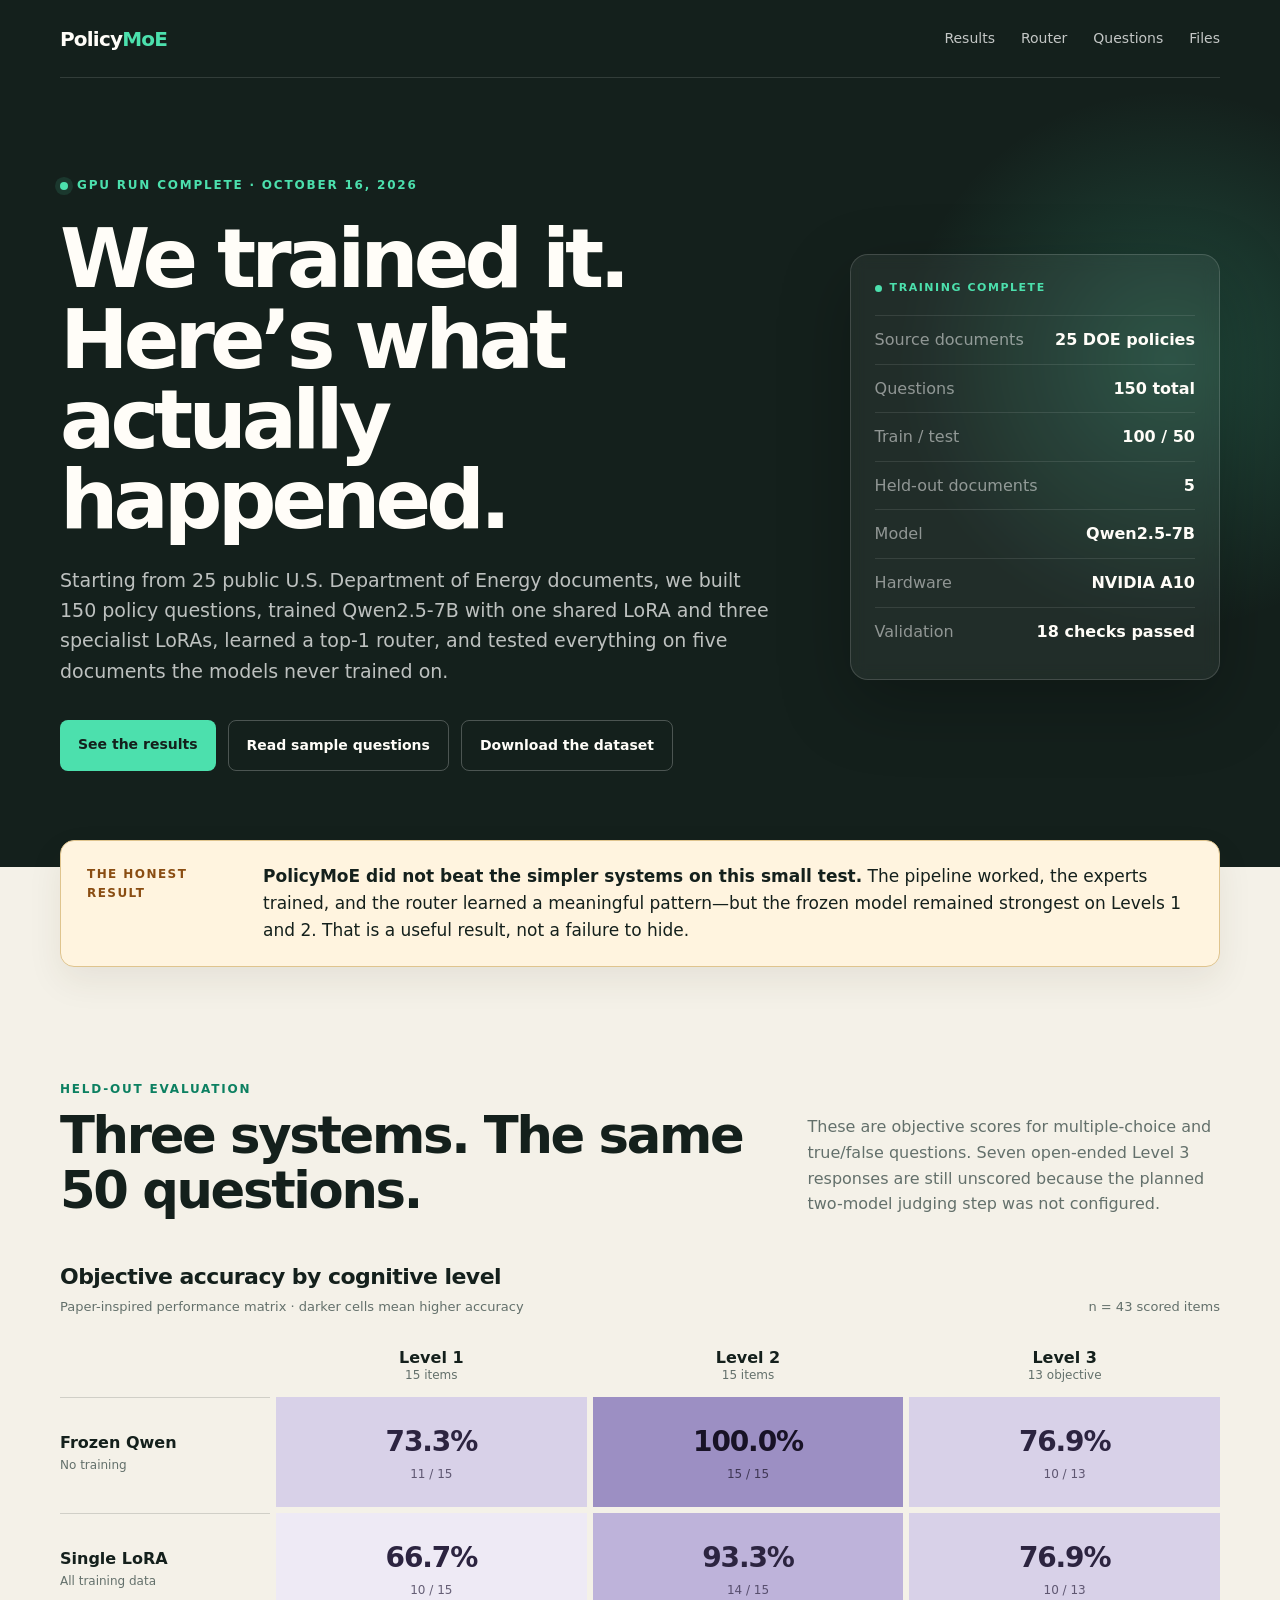
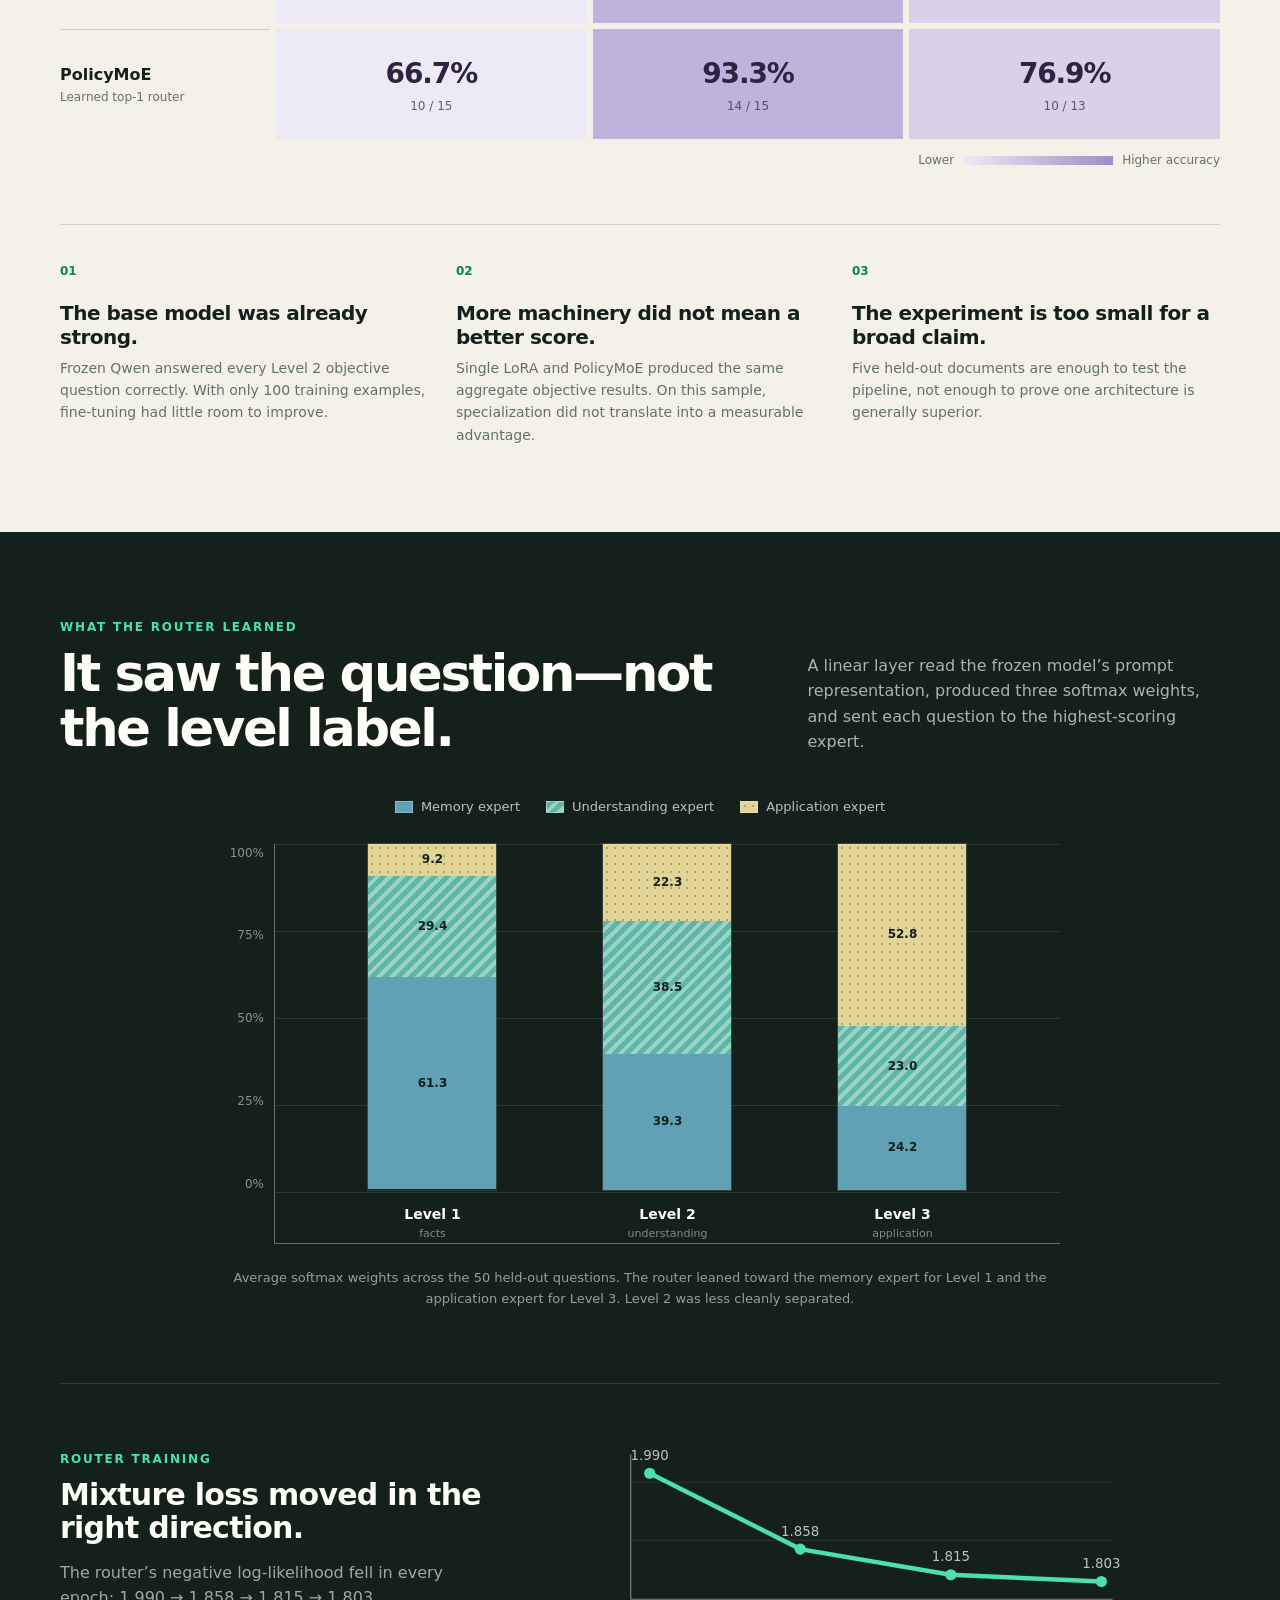
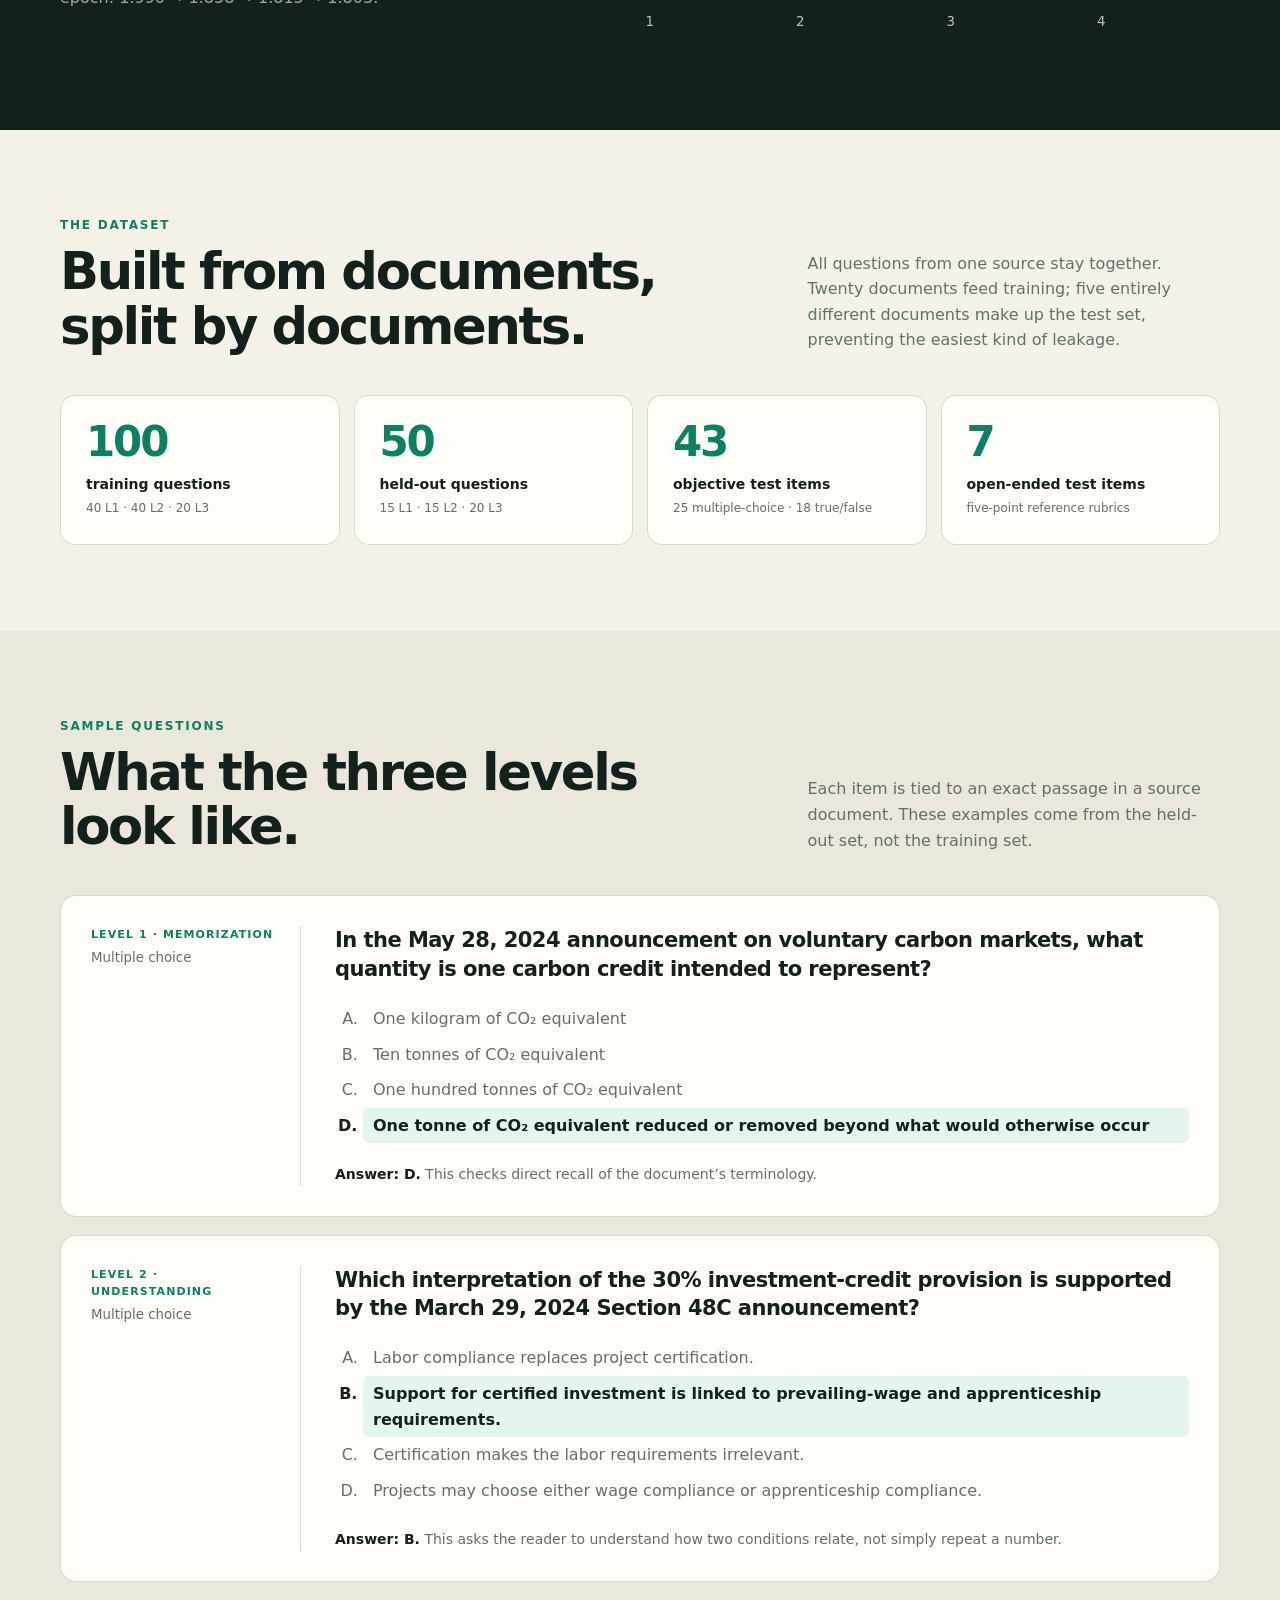
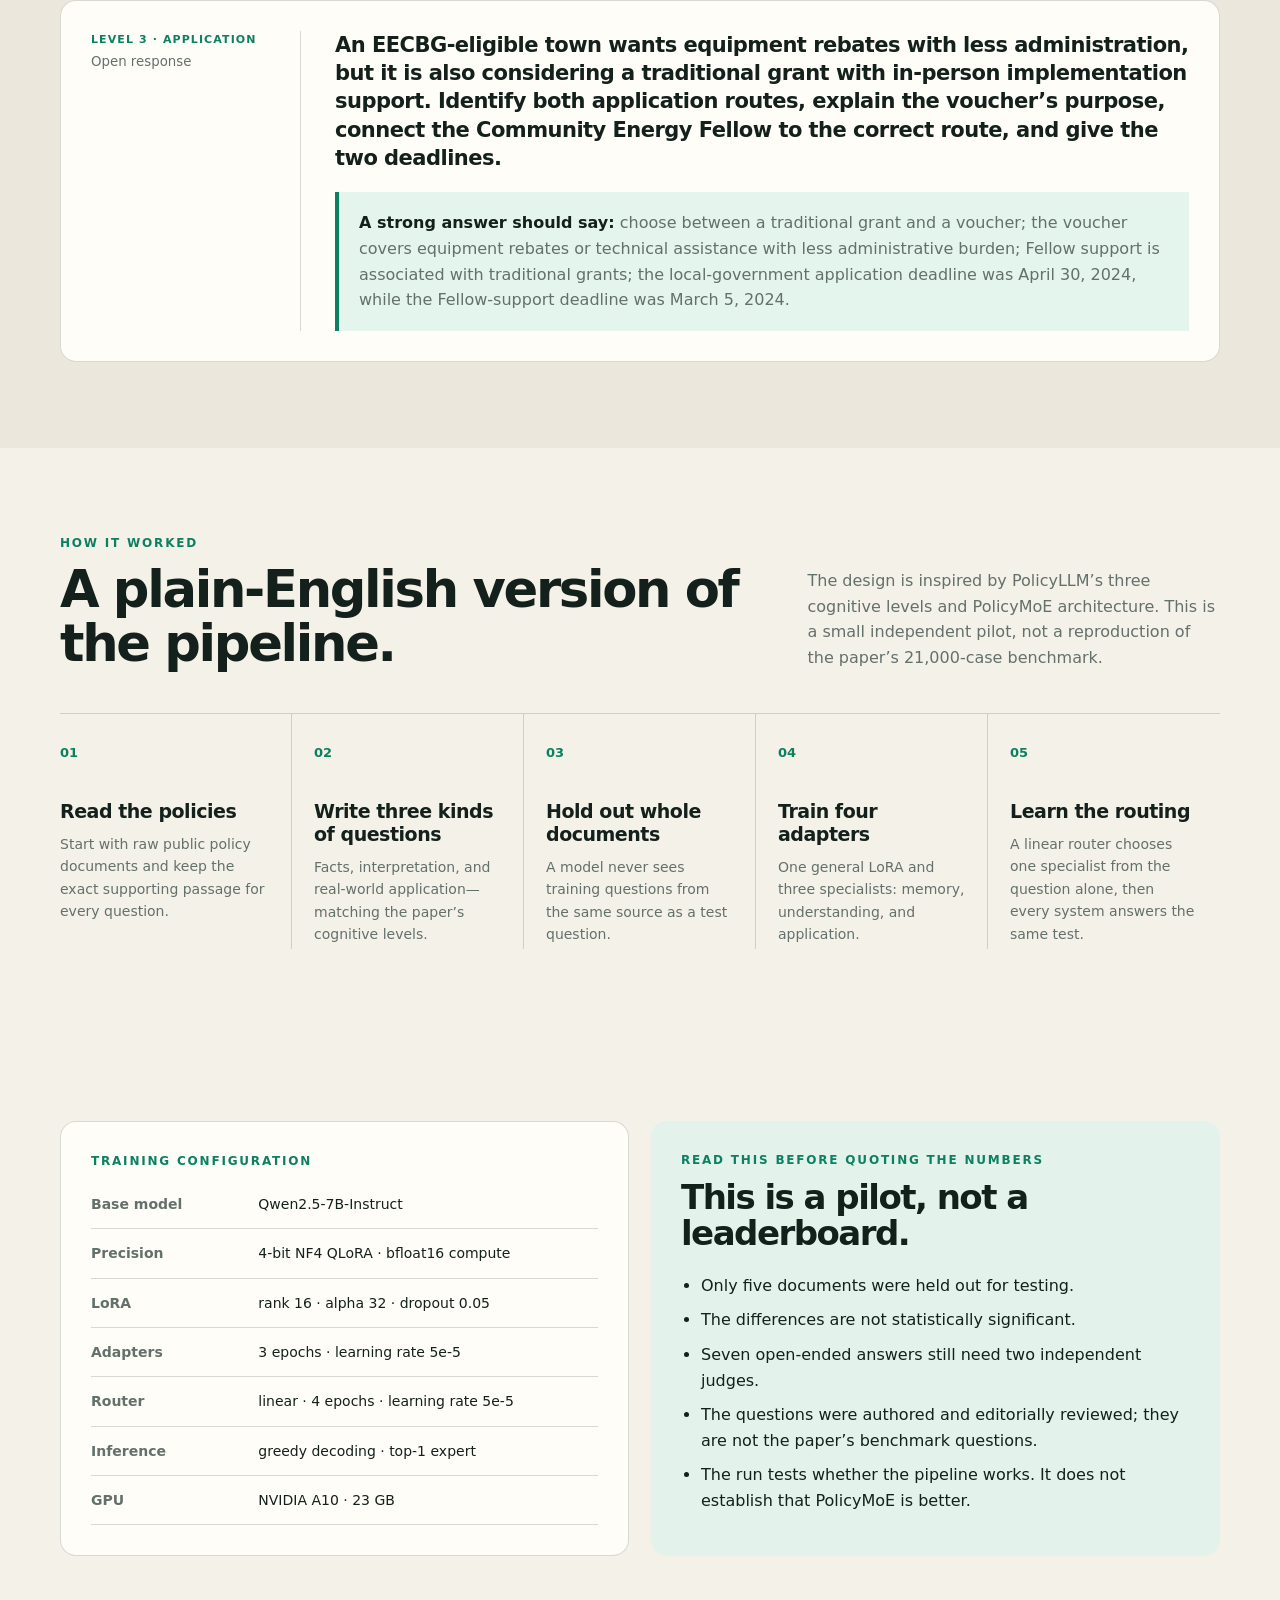
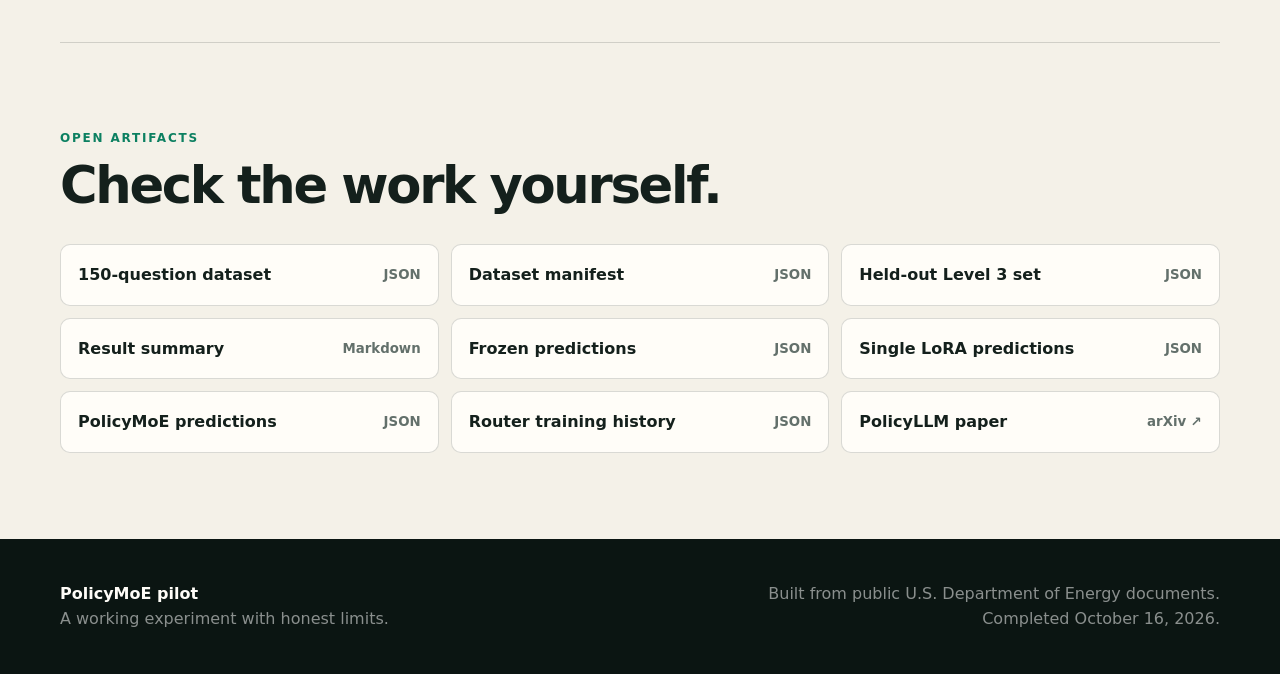
<file: index.html>
<!doctype html>
<html lang="en">
<head>
  <meta charset="utf-8">
  <meta name="viewport" content="width=device-width, initial-scale=1">
  <meta name="description" content="A small, honest PolicyMoE experiment: 150 source-grounded policy questions, real Qwen2.5-7B GPU training, learned routing, and held-out results.">
  <meta property="og:title" content="We trained PolicyMoE. Here’s the honest result.">
  <meta property="og:description" content="150 source-grounded questions, real Qwen2.5-7B training, a learned router, and held-out results—without inflated claims.">
  <meta property="og:type" content="website">
  <meta property="og:url" content="https://ywang2622.github.io/policy-moe-smoke-results/">
  <meta property="og:image" content="https://ywang2622.github.io/policy-moe-smoke-results/social-preview.png">
  <meta name="twitter:card" content="summary_large_image">
  <title>PolicyMoE — What we built and what happened</title>
  <link rel="stylesheet" href="styles.css">
</head>
<body>
  <header class="hero" id="top">
    <nav class="nav wrap" aria-label="Primary navigation">
      <a class="brand" href="#top">Policy<span>MoE</span></a>
      <div class="nav-links">
        <a href="#results">Results</a>
        <a href="#router">Router</a>
        <a href="#questions">Questions</a>
        <a href="#files">Files</a>
      </div>
    </nav>

    <div class="hero-grid wrap">
      <div>
        <p class="eyebrow"><span class="dot"></span> GPU run complete · October 16, 2026</p>
        <h1>We trained it.<br>Here’s what actually happened.</h1>
        <p class="lede">Starting from 25 public U.S. Department of Energy documents, we built 150 policy questions, trained Qwen2.5-7B with one shared LoRA and three specialist LoRAs, learned a top-1 router, and tested everything on five documents the models never trained on.</p>
        <div class="hero-actions">
          <a class="button primary" href="#results">See the results</a>
          <a class="button secondary" href="#questions">Read sample questions</a>
          <a class="button secondary" href="pilot-150.dataset.json">Download the dataset</a>
        </div>
      </div>
      <aside class="run-card" aria-label="Run summary">
        <div class="run-status"><span></span> TRAINING COMPLETE</div>
        <dl>
          <div><dt>Source documents</dt><dd>25 DOE policies</dd></div>
          <div><dt>Questions</dt><dd>150 total</dd></div>
          <div><dt>Train / test</dt><dd>100 / 50</dd></div>
          <div><dt>Held-out documents</dt><dd>5</dd></div>
          <div><dt>Model</dt><dd>Qwen2.5-7B</dd></div>
          <div><dt>Hardware</dt><dd>NVIDIA A10</dd></div>
          <div><dt>Validation</dt><dd>18 checks passed</dd></div>
        </dl>
      </aside>
    </div>
  </header>

  <main>
    <section class="verdict wrap" aria-label="Main finding">
      <p class="verdict-label">The honest result</p>
      <p><strong>PolicyMoE did not beat the simpler systems on this small test.</strong> The pipeline worked, the experts trained, and the router learned a meaningful pattern—but the frozen model remained strongest on Levels 1 and 2. That is a useful result, not a failure to hide.</p>
    </section>

    <section class="section wrap" id="results">
      <div class="section-head">
        <div><p class="kicker">Held-out evaluation</p><h2>Three systems. The same 50 questions.</h2></div>
        <p>These are objective scores for multiple-choice and true/false questions. Seven open-ended Level 3 responses are still unscored because the planned two-model judging step was not configured.</p>
      </div>

      <div class="heatmap-figure" role="img" aria-label="Accuracy heatmap comparing frozen Qwen, single LoRA, and PolicyMoE across three cognitive levels">
        <div class="figure-title">
          <div><h3>Objective accuracy by cognitive level</h3><p>Paper-inspired performance matrix · darker cells mean higher accuracy</p></div>
          <span>n = 43 scored items</span>
        </div>
        <div class="heatmap-grid">
          <div class="corner"></div>
          <div class="col-label">Level 1<br><small>15 items</small></div>
          <div class="col-label">Level 2<br><small>15 items</small></div>
          <div class="col-label">Level 3<br><small>13 objective</small></div>

          <div class="row-label"><strong>Frozen Qwen</strong><small>No training</small></div>
          <div class="heat-cell heat-73"><strong>73.3%</strong><span>11 / 15</span></div>
          <div class="heat-cell heat-100"><strong>100.0%</strong><span>15 / 15</span></div>
          <div class="heat-cell heat-77"><strong>76.9%</strong><span>10 / 13</span></div>

          <div class="row-label"><strong>Single LoRA</strong><small>All training data</small></div>
          <div class="heat-cell heat-67"><strong>66.7%</strong><span>10 / 15</span></div>
          <div class="heat-cell heat-93"><strong>93.3%</strong><span>14 / 15</span></div>
          <div class="heat-cell heat-77"><strong>76.9%</strong><span>10 / 13</span></div>

          <div class="row-label"><strong>PolicyMoE</strong><small>Learned top-1 router</small></div>
          <div class="heat-cell heat-67"><strong>66.7%</strong><span>10 / 15</span></div>
          <div class="heat-cell heat-93"><strong>93.3%</strong><span>14 / 15</span></div>
          <div class="heat-cell heat-77"><strong>76.9%</strong><span>10 / 13</span></div>
        </div>
        <div class="legend"><span>Lower</span><i></i><span>Higher accuracy</span></div>
      </div>

      <div class="finding-grid">
        <article><span>01</span><h3>The base model was already strong.</h3><p>Frozen Qwen answered every Level 2 objective question correctly. With only 100 training examples, fine-tuning had little room to improve.</p></article>
        <article><span>02</span><h3>More machinery did not mean a better score.</h3><p>Single LoRA and PolicyMoE produced the same aggregate objective results. On this sample, specialization did not translate into a measurable advantage.</p></article>
        <article><span>03</span><h3>The experiment is too small for a broad claim.</h3><p>Five held-out documents are enough to test the pipeline, not enough to prove one architecture is generally superior.</p></article>
      </div>
    </section>

    <section class="section dark" id="router">
      <div class="wrap">
        <div class="section-head">
          <div><p class="kicker mint">What the router learned</p><h2>It saw the question—not the level label.</h2></div>
          <p class="dark-copy">A linear layer read the frozen model’s prompt representation, produced three softmax weights, and sent each question to the highest-scoring expert.</p>
        </div>

        <div class="routing-figure" role="img" aria-label="Average router probabilities for memory, understanding, and application experts on questions from Levels 1, 2, and 3">
          <div class="routing-legend">
            <span><i class="memory-swatch"></i>Memory expert</span>
            <span><i class="understanding-swatch"></i>Understanding expert</span>
            <span><i class="application-swatch"></i>Application expert</span>
          </div>
          <div class="routing-chart">
            <div class="y-axis"><span>100%</span><span>75%</span><span>50%</span><span>25%</span><span>0%</span></div>
            <div class="plot">
              <div class="grid-lines"><i></i><i></i><i></i><i></i><i></i></div>
              <div class="stack-wrap">
                <div class="stack" aria-label="Level 1: 61.3 percent memory, 29.4 percent understanding, 9.2 percent application">
                  <div class="seg application" style="height:9.2%"><span>9.2</span></div>
                  <div class="seg understanding" style="height:29.4%"><span>29.4</span></div>
                  <div class="seg memory" style="height:61.3%"><span>61.3</span></div>
                </div>
                <strong>Level 1</strong><small>facts</small>
              </div>
              <div class="stack-wrap">
                <div class="stack" aria-label="Level 2: 39.3 percent memory, 38.5 percent understanding, 22.3 percent application">
                  <div class="seg application" style="height:22.3%"><span>22.3</span></div>
                  <div class="seg understanding" style="height:38.5%"><span>38.5</span></div>
                  <div class="seg memory" style="height:39.3%"><span>39.3</span></div>
                </div>
                <strong>Level 2</strong><small>understanding</small>
              </div>
              <div class="stack-wrap">
                <div class="stack" aria-label="Level 3: 24.2 percent memory, 23.0 percent understanding, 52.8 percent application">
                  <div class="seg application" style="height:52.8%"><span>52.8</span></div>
                  <div class="seg understanding" style="height:23%"><span>23.0</span></div>
                  <div class="seg memory" style="height:24.2%"><span>24.2</span></div>
                </div>
                <strong>Level 3</strong><small>application</small>
              </div>
            </div>
          </div>
          <p class="figure-note">Average softmax weights across the 50 held-out questions. The router leaned toward the memory expert for Level 1 and the application expert for Level 3. Level 2 was less cleanly separated.</p>
        </div>

        <div class="router-loss">
          <div><p class="kicker mint">Router training</p><h3>Mixture loss moved in the right direction.</h3><p>The router’s negative log-likelihood fell in every epoch: 1.990 → 1.858 → 1.815 → 1.803.</p></div>
          <svg viewBox="0 0 520 190" role="img" aria-label="Router mixture loss decreased from 1.990 in epoch one to 1.803 in epoch four">
            <title>Router mixture loss across four epochs</title>
            <line x1="58" y1="20" x2="58" y2="150" class="axis"/>
            <line x1="58" y1="150" x2="490" y2="150" class="axis"/>
            <line x1="58" y1="45" x2="490" y2="45" class="guide"/><line x1="58" y1="97" x2="490" y2="97" class="guide"/>
            <polyline points="75,37 210,105 345,128 480,134" class="loss-line"/>
            <g class="loss-points"><circle cx="75" cy="37" r="5"/><circle cx="210" cy="105" r="5"/><circle cx="345" cy="128" r="5"/><circle cx="480" cy="134" r="5"/></g>
            <g class="chart-labels"><text x="75" y="25">1.990</text><text x="210" y="93">1.858</text><text x="345" y="116">1.815</text><text x="480" y="122">1.803</text><text x="75" y="174">1</text><text x="210" y="174">2</text><text x="345" y="174">3</text><text x="480" y="174">4</text></g>
          </svg>
        </div>
      </div>
    </section>

    <section class="section wrap" id="dataset">
      <div class="section-head">
        <div><p class="kicker">The dataset</p><h2>Built from documents, split by documents.</h2></div>
        <p>All questions from one source stay together. Twenty documents feed training; five entirely different documents make up the test set, preventing the easiest kind of leakage.</p>
      </div>
      <div class="stats-grid">
        <article><strong>100</strong><span>training questions</span><small>40 L1 · 40 L2 · 20 L3</small></article>
        <article><strong>50</strong><span>held-out questions</span><small>15 L1 · 15 L2 · 20 L3</small></article>
        <article><strong>43</strong><span>objective test items</span><small>25 multiple-choice · 18 true/false</small></article>
        <article><strong>7</strong><span>open-ended test items</span><small>five-point reference rubrics</small></article>
      </div>
    </section>

    <section class="section sample-section" id="questions">
      <div class="wrap">
        <div class="section-head">
          <div><p class="kicker">Sample questions</p><h2>What the three levels look like.</h2></div>
          <p>Each item is tied to an exact passage in a source document. These examples come from the held-out set, not the training set.</p>
        </div>

        <div class="question-list">
          <article class="question-card">
            <div class="question-meta"><span>Level 1 · Memorization</span><small>Multiple choice</small></div>
            <h3>In the May 28, 2024 announcement on voluntary carbon markets, what quantity is one carbon credit intended to represent?</h3>
            <ol class="choices" type="A"><li>One kilogram of CO₂ equivalent</li><li>Ten tonnes of CO₂ equivalent</li><li>One hundred tonnes of CO₂ equivalent</li><li class="correct">One tonne of CO₂ equivalent reduced or removed beyond what would otherwise occur</li></ol>
            <p class="answer"><strong>Answer: D.</strong> This checks direct recall of the document’s terminology.</p>
          </article>

          <article class="question-card">
            <div class="question-meta"><span>Level 2 · Understanding</span><small>Multiple choice</small></div>
            <h3>Which interpretation of the 30% investment-credit provision is supported by the March 29, 2024 Section 48C announcement?</h3>
            <ol class="choices" type="A"><li>Labor compliance replaces project certification.</li><li class="correct">Support for certified investment is linked to prevailing-wage and apprenticeship requirements.</li><li>Certification makes the labor requirements irrelevant.</li><li>Projects may choose either wage compliance or apprenticeship compliance.</li></ol>
            <p class="answer"><strong>Answer: B.</strong> This asks the reader to understand how two conditions relate, not simply repeat a number.</p>
          </article>

          <article class="question-card open-question">
            <div class="question-meta"><span>Level 3 · Application</span><small>Open response</small></div>
            <h3>An EECBG-eligible town wants equipment rebates with less administration, but it is also considering a traditional grant with in-person implementation support. Identify both application routes, explain the voucher’s purpose, connect the Community Energy Fellow to the correct route, and give the two deadlines.</h3>
            <div class="reference-answer"><strong>A strong answer should say:</strong> choose between a traditional grant and a voucher; the voucher covers equipment rebates or technical assistance with less administrative burden; Fellow support is associated with traditional grants; the local-government application deadline was April 30, 2024, while the Fellow-support deadline was March 5, 2024.</div>
          </article>
        </div>
      </div>
    </section>

    <section class="section wrap" id="method">
      <div class="section-head">
        <div><p class="kicker">How it worked</p><h2>A plain-English version of the pipeline.</h2></div>
        <p>The design is inspired by PolicyLLM’s three cognitive levels and PolicyMoE architecture. This is a small independent pilot, not a reproduction of the paper’s 21,000-case benchmark.</p>
      </div>
      <ol class="steps">
        <li><span>01</span><div><h3>Read the policies</h3><p>Start with raw public policy documents and keep the exact supporting passage for every question.</p></div></li>
        <li><span>02</span><div><h3>Write three kinds of questions</h3><p>Facts, interpretation, and real-world application—matching the paper’s cognitive levels.</p></div></li>
        <li><span>03</span><div><h3>Hold out whole documents</h3><p>A model never sees training questions from the same source as a test question.</p></div></li>
        <li><span>04</span><div><h3>Train four adapters</h3><p>One general LoRA and three specialists: memory, understanding, and application.</p></div></li>
        <li><span>05</span><div><h3>Learn the routing</h3><p>A linear router chooses one specialist from the question alone, then every system answers the same test.</p></div></li>
      </ol>
    </section>

    <section class="section wrap two-col">
      <div class="spec-card">
        <p class="kicker">Training configuration</p>
        <table>
          <tbody>
            <tr><th>Base model</th><td>Qwen2.5-7B-Instruct</td></tr>
            <tr><th>Precision</th><td>4-bit NF4 QLoRA · bfloat16 compute</td></tr>
            <tr><th>LoRA</th><td>rank 16 · alpha 32 · dropout 0.05</td></tr>
            <tr><th>Adapters</th><td>3 epochs · learning rate 5e-5</td></tr>
            <tr><th>Router</th><td>linear · 4 epochs · learning rate 5e-5</td></tr>
            <tr><th>Inference</th><td>greedy decoding · top-1 expert</td></tr>
            <tr><th>GPU</th><td>NVIDIA A10 · 23 GB</td></tr>
          </tbody>
        </table>
      </div>
      <div class="limitations">
        <p class="kicker">Read this before quoting the numbers</p>
        <h2>This is a pilot, not a leaderboard.</h2>
        <ul>
          <li>Only five documents were held out for testing.</li>
          <li>The differences are not statistically significant.</li>
          <li>Seven open-ended answers still need two independent judges.</li>
          <li>The questions were authored and editorially reviewed; they are not the paper’s benchmark questions.</li>
          <li>The run tests whether the pipeline works. It does not establish that PolicyMoE is better.</li>
        </ul>
      </div>
    </section>

    <section class="section wrap sources" id="files">
      <p class="kicker">Open artifacts</p>
      <h2>Check the work yourself.</h2>
      <div class="source-links">
        <a href="pilot-150.dataset.json"><span>150-question dataset</span><small>JSON</small></a>
        <a href="pilot-150.manifest.json"><span>Dataset manifest</span><small>JSON</small></a>
        <a href="pilot-150.test-level-3.json"><span>Held-out Level 3 set</span><small>JSON</small></a>
        <a href="comparison.md"><span>Result summary</span><small>Markdown</small></a>
        <a href="baseline.predictions.json"><span>Frozen predictions</span><small>JSON</small></a>
        <a href="single_lora.predictions.json"><span>Single LoRA predictions</span><small>JSON</small></a>
        <a href="policymoe.predictions.json"><span>PolicyMoE predictions</span><small>JSON</small></a>
        <a href="router-training.json"><span>Router training history</span><small>JSON</small></a>
        <a href="https://arxiv.org/abs/2604.12995"><span>PolicyLLM paper</span><small>arXiv ↗</small></a>
      </div>
    </section>
  </main>

  <footer>
    <div class="wrap footer-inner">
      <p><strong>PolicyMoE pilot</strong><br><span>A working experiment with honest limits.</span></p>
      <p>Built from public U.S. Department of Energy documents.<br>Completed October 16, 2026.</p>
    </div>
  </footer>
</body>
</html>
</file>
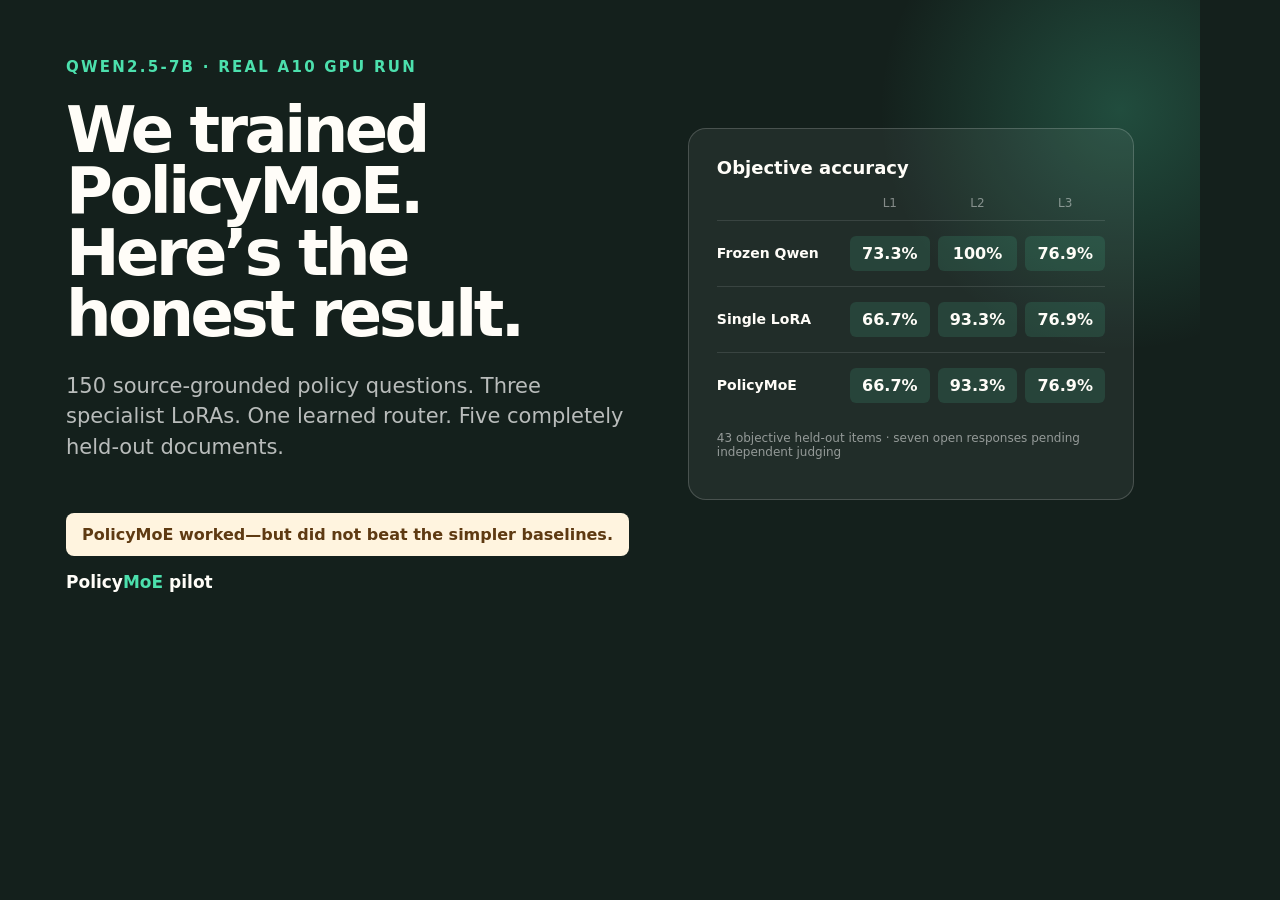
<file: social-card.html>
<!doctype html>
<html lang="en">
<head>
  <meta charset="utf-8">
  <meta name="viewport" content="width=device-width, initial-scale=1">
  <title>PolicyMoE pilot result</title>
  <style>
    * { box-sizing: border-box; }
    html, body { margin: 0; width: 1200px; height: 627px; overflow: hidden; }
    body { background: #14201c; color: #fffdf8; font-family: Inter, ui-sans-serif, system-ui, -apple-system, BlinkMacSystemFont, "Segoe UI", sans-serif; }
    main { height: 100%; padding: 58px 66px; display: grid; grid-template-columns: 1.12fr .88fr; gap: 54px; position: relative; }
    main::after { content: ""; position: absolute; width: 500px; height: 500px; border-radius: 50%; right: -170px; top: -140px; background: radial-gradient(circle, rgba(76,224,173,.23), transparent 68%); }
    .eyebrow { color: #4ce0ad; font-size: 15px; font-weight: 800; letter-spacing: .15em; text-transform: uppercase; }
    h1 { font-size: 64px; line-height: .96; letter-spacing: -.055em; margin: 24px 0 25px; }
    .summary { color: rgba(255,255,255,.7); font-size: 21px; line-height: 1.45; max-width: 640px; }
    .honest { display: inline-block; margin-top: 30px; background: #fff4df; color: #5e3a12; padding: 12px 16px; border-radius: 8px; font-size: 16px; font-weight: 750; }
    .panel { align-self: center; border: 1px solid rgba(255,255,255,.18); background: rgba(255,255,255,.06); border-radius: 18px; padding: 28px; position: relative; z-index: 1; }
    .panel h2 { margin: 0 0 18px; font-size: 18px; }
    .cols, .row { display: grid; grid-template-columns: 1.1fr repeat(3, .7fr); gap: 8px; align-items: center; }
    .cols { color: rgba(255,255,255,.45); font-size: 12px; text-align: center; padding-bottom: 10px; }
    .row { border-top: 1px solid rgba(255,255,255,.11); padding: 15px 0; }
    .row strong { font-size: 14px; }
    .score { background: rgba(76,224,173,.13); border-radius: 6px; padding: 8px 3px; text-align: center; font-weight: 800; font-variant-numeric: tabular-nums; }
    .caption { color: rgba(255,255,255,.52); font-size: 12px; margin-top: 13px; }
    .brand { position: absolute; left: 66px; bottom: 35px; font-size: 17px; font-weight: 850; }
    .brand span { color: #4ce0ad; }
  </style>
</head>
<body>
  <main>
    <section>
      <div class="eyebrow">Qwen2.5-7B · real A10 GPU run</div>
      <h1>We trained PolicyMoE.<br>Here’s the honest result.</h1>
      <p class="summary">150 source-grounded policy questions. Three specialist LoRAs. One learned router. Five completely held-out documents.</p>
      <div class="honest">PolicyMoE worked—but did not beat the simpler baselines.</div>
    </section>
    <section class="panel">
      <h2>Objective accuracy</h2>
      <div class="cols"><span></span><span>L1</span><span>L2</span><span>L3</span></div>
      <div class="row"><strong>Frozen Qwen</strong><span class="score">73.3%</span><span class="score">100%</span><span class="score">76.9%</span></div>
      <div class="row"><strong>Single LoRA</strong><span class="score">66.7%</span><span class="score">93.3%</span><span class="score">76.9%</span></div>
      <div class="row"><strong>PolicyMoE</strong><span class="score">66.7%</span><span class="score">93.3%</span><span class="score">76.9%</span></div>
      <p class="caption">43 objective held-out items · seven open responses pending independent judging</p>
    </section>
    <div class="brand">Policy<span>MoE</span> pilot</div>
  </main>
</body>
</html>
</file>
<file: styles.css>
:root {
  --ink: #14201c;
  --paper: #f4f1e8;
  --white: #fffdf8;
  --mint: #4ce0ad;
  --mint-dark: #0c8061;
  --orange: #f27a4a;
  --line: rgba(20, 32, 28, .16);
  --muted: #63706b;
  --lavender-1: #eeeaf5;
  --lavender-2: #d8d1e8;
  --lavender-3: #beb3da;
  --lavender-4: #9c8fc3;
}

* { box-sizing: border-box; }
html { scroll-behavior: smooth; }
body { margin: 0; color: var(--ink); background: var(--paper); font-family: Inter, ui-sans-serif, system-ui, -apple-system, BlinkMacSystemFont, "Segoe UI", sans-serif; line-height: 1.6; }
a { color: inherit; }
.wrap { width: min(1160px, calc(100% - 40px)); margin: 0 auto; }

.hero { color: var(--white); background: var(--ink); overflow: hidden; position: relative; }
.hero::after { content: ""; position: absolute; width: 560px; height: 560px; border-radius: 50%; right: -170px; top: 80px; background: radial-gradient(circle, rgba(76,224,173,.22), rgba(76,224,173,0) 68%); pointer-events: none; }
.nav { min-height: 78px; display: flex; align-items: center; justify-content: space-between; border-bottom: 1px solid rgba(255,255,255,.13); position: relative; z-index: 2; }
.brand { text-decoration: none; font-size: 20px; font-weight: 850; letter-spacing: -.04em; }
.brand span { color: var(--mint); }
.nav-links { display: flex; gap: 26px; }
.nav-links a { text-decoration: none; color: rgba(255,255,255,.75); font-size: 14px; }
.nav-links a:hover { color: var(--mint); }
.hero-grid { padding: 86px 0 96px; display: grid; grid-template-columns: 1.55fr .8fr; gap: 72px; align-items: center; position: relative; z-index: 1; }
.eyebrow, .kicker { text-transform: uppercase; letter-spacing: .15em; font-size: 12px; font-weight: 800; }
.eyebrow { color: var(--mint); display: flex; align-items: center; gap: 9px; }
.dot { width: 8px; height: 8px; border-radius: 50%; background: var(--mint); box-shadow: 0 0 0 5px rgba(76,224,173,.12); }
h1 { max-width: 820px; font-size: clamp(50px, 7vw, 82px); letter-spacing: -.06em; line-height: .98; margin: 24px 0; }
.lede { max-width: 760px; color: rgba(255,255,255,.72); font-size: 19px; }
.hero-actions { display: flex; gap: 12px; margin-top: 34px; flex-wrap: wrap; }
.button { display: inline-block; padding: 13px 18px; border-radius: 8px; text-decoration: none; font-weight: 750; font-size: 14px; }
.button.primary { background: var(--mint); color: var(--ink); }
.button.secondary { border: 1px solid rgba(255,255,255,.24); color: var(--white); }
.run-card { background: rgba(255,255,255,.06); border: 1px solid rgba(255,255,255,.15); border-radius: 18px; padding: 24px; box-shadow: 0 24px 70px rgba(0,0,0,.25); backdrop-filter: blur(8px); }
.run-status { display: flex; align-items: center; gap: 8px; color: var(--mint); font-weight: 850; font-size: 11px; letter-spacing: .14em; margin-bottom: 18px; }
.run-status span { width: 7px; height: 7px; border-radius: 50%; background: var(--mint); }
.run-card dl { margin: 0; }
.run-card dl div { display: flex; justify-content: space-between; gap: 18px; border-top: 1px solid rgba(255,255,255,.1); padding: 11px 0; }
.run-card dt { color: rgba(255,255,255,.5); }
.run-card dd { margin: 0; text-align: right; font-weight: 680; }

.verdict { background: #fff4df; border: 1px solid #dfc48e; border-radius: 14px; padding: 22px 26px; transform: translateY(-27px); box-shadow: 0 14px 35px rgba(70,50,20,.08); display: grid; grid-template-columns: 150px 1fr; gap: 26px; align-items: start; }
.verdict-label { margin: 2px 0 0; color: #8a4d12; text-transform: uppercase; letter-spacing: .12em; font-size: 12px; font-weight: 850; }
.verdict p:last-child { margin: 0; font-size: 17px; }
.section { padding: 86px 0; }
.section-head { display: grid; grid-template-columns: 1.25fr .75fr; gap: 60px; align-items: end; margin-bottom: 42px; }
.section-head p:last-child { margin: 0; color: var(--muted); }
.kicker { color: var(--mint-dark); margin: 0 0 9px; }
h2 { margin: 0; font-size: clamp(34px, 4vw, 52px); line-height: 1.06; letter-spacing: -.045em; }
h3 { margin: 0; letter-spacing: -.025em; }

.heatmap-figure { margin-top: 10px; }
.figure-title { display: flex; align-items: end; justify-content: space-between; gap: 24px; margin-bottom: 22px; }
.figure-title h3 { font-size: 22px; }
.figure-title p, .figure-title span { margin: 3px 0 0; color: var(--muted); font-size: 13px; }
.heatmap-grid { display: grid; grid-template-columns: 210px repeat(3, 1fr); gap: 6px; }
.col-label { text-align: center; font-weight: 750; padding: 8px; line-height: 1.25; }
.col-label small, .row-label small { display: block; color: var(--muted); font-weight: 500; font-size: 12px; }
.row-label { min-height: 110px; display: flex; justify-content: center; flex-direction: column; border-top: 1px solid var(--line); }
.heat-cell { min-height: 110px; display: grid; place-content: center; text-align: center; color: #2c2440; }
.heat-cell strong { font-size: 28px; letter-spacing: -.04em; }
.heat-cell span { font-size: 12px; opacity: .7; }
.heat-67 { background: var(--lavender-1); }
.heat-73 { background: var(--lavender-2); }
.heat-77 { background: var(--lavender-2); }
.heat-93 { background: var(--lavender-3); }
.heat-100 { background: var(--lavender-4); color: #181226; }
.legend { display: flex; align-items: center; justify-content: flex-end; gap: 9px; color: var(--muted); font-size: 12px; margin-top: 12px; }
.legend i { width: 150px; height: 9px; background: linear-gradient(90deg, var(--lavender-1), var(--lavender-4)); }
.finding-grid { display: grid; grid-template-columns: repeat(3, 1fr); gap: 28px; border-top: 1px solid var(--line); margin-top: 54px; padding-top: 32px; }
.finding-grid article span { color: var(--mint-dark); font-size: 12px; font-weight: 850; }
.finding-grid h3 { margin: 18px 0 8px; font-size: 20px; line-height: 1.2; }
.finding-grid p { margin: 0; color: var(--muted); font-size: 14px; }

.dark { background: var(--ink); color: var(--white); }
.mint { color: var(--mint); }
.dark .section-head p.dark-copy { color: rgba(255,255,255,.65); }
.routing-figure { margin-top: 20px; }
.routing-legend { display: flex; gap: 26px; justify-content: center; flex-wrap: wrap; margin-bottom: 26px; color: rgba(255,255,255,.72); font-size: 13px; }
.routing-legend span { display: flex; align-items: center; gap: 8px; }
.routing-legend i { width: 18px; height: 12px; display: inline-block; border: 1px solid rgba(255,255,255,.25); }
.memory-swatch, .memory { background: rgba(111,184,208,.85); }
.understanding-swatch, .understanding { background: repeating-linear-gradient(135deg, rgba(98,190,175,.95) 0 5px, rgba(162,220,207,.95) 5px 9px); }
.application-swatch, .application { background-color: rgba(235,219,157,.96); background-image: radial-gradient(rgba(120,102,48,.45) 1.3px, transparent 1.3px); background-size: 8px 8px; }
.routing-chart { display: grid; grid-template-columns: 54px 1fr; max-width: 840px; margin: 0 auto; }
.y-axis { height: 350px; display: flex; flex-direction: column; justify-content: space-between; color: rgba(255,255,255,.5); font-size: 12px; text-align: right; padding-right: 10px; }
.plot { height: 400px; border-left: 1px solid rgba(255,255,255,.35); border-bottom: 1px solid rgba(255,255,255,.35); position: relative; display: flex; justify-content: space-around; align-items: flex-end; padding: 0 40px; }
.grid-lines { position: absolute; inset: 0 0 50px 0; display: flex; flex-direction: column; justify-content: space-between; pointer-events: none; }
.grid-lines i { height: 1px; background: rgba(255,255,255,.1); width: 100%; }
.stack-wrap { width: 26%; height: 400px; display: flex; flex-direction: column; align-items: center; justify-content: flex-end; position: relative; z-index: 1; }
.stack { width: min(130px, 80%); height: 350px; display: flex; flex-direction: column; justify-content: flex-start; overflow: hidden; border: 1px solid rgba(255,255,255,.15); }
.seg { width: 100%; display: grid; place-items: center; color: #13211d; font-size: 12px; font-weight: 780; min-height: 24px; }
.stack-wrap > strong { margin-top: 12px; font-size: 14px; }
.stack-wrap > small { color: rgba(255,255,255,.48); font-size: 11px; }
.figure-note { max-width: 820px; margin: 24px auto 0; color: rgba(255,255,255,.56); font-size: 13px; text-align: center; }
.router-loss { border-top: 1px solid rgba(255,255,255,.12); margin-top: 74px; padding-top: 48px; display: grid; grid-template-columns: .8fr 1.2fr; gap: 70px; align-items: center; }
.router-loss h3 { font-size: 30px; line-height: 1.1; }
.router-loss p:last-child { color: rgba(255,255,255,.6); }
.router-loss svg { width: 100%; max-width: 580px; }
.router-loss .axis { stroke: rgba(255,255,255,.45); stroke-width: 1; }
.router-loss .guide { stroke: rgba(255,255,255,.1); stroke-width: 1; }
.loss-line { fill: none; stroke: var(--mint); stroke-width: 4; }
.loss-points circle { fill: var(--mint); }
.chart-labels text { fill: rgba(255,255,255,.72); font-size: 12px; text-anchor: middle; }

.stats-grid { display: grid; grid-template-columns: repeat(4, 1fr); gap: 14px; }
.stats-grid article { background: var(--white); border: 1px solid var(--line); border-radius: 15px; padding: 25px; display: flex; flex-direction: column; }
.stats-grid strong { color: var(--mint-dark); font-size: 42px; line-height: 1; letter-spacing: -.05em; }
.stats-grid span { color: var(--ink); margin-top: 10px; font-size: 14px; font-weight: 750; }
.stats-grid small { color: var(--muted); margin-top: 4px; font-size: 12px; }

.sample-section { background: #ebe7dc; }
.question-list { display: grid; gap: 18px; }
.question-card { background: var(--white); border: 1px solid var(--line); border-radius: 16px; padding: 30px; display: grid; grid-template-columns: 210px 1fr; column-gap: 34px; }
.question-meta { grid-row: 1 / 5; border-right: 1px solid var(--line); padding-right: 24px; }
.question-meta span { color: var(--mint-dark); text-transform: uppercase; letter-spacing: .1em; font-size: 11px; font-weight: 850; display: block; }
.question-meta small { color: var(--muted); }
.question-card h3 { font-size: 21px; line-height: 1.35; }
.choices { margin: 18px 0 8px; padding-left: 28px; color: var(--muted); }
.choices li { padding: 5px 10px; }
.choices .correct { color: var(--ink); background: #e4f5ed; border-radius: 6px; font-weight: 650; }
.answer { margin: 12px 0 0; color: var(--muted); font-size: 14px; }
.answer strong { color: var(--ink); }
.reference-answer { margin-top: 20px; padding: 18px 20px; background: #e4f5ed; border-left: 4px solid var(--mint-dark); color: var(--muted); }
.reference-answer strong { color: var(--ink); }

.steps { list-style: none; padding: 0; margin: 0; display: grid; grid-template-columns: repeat(5, 1fr); border-top: 1px solid var(--line); }
.steps li { padding: 25px 22px 0 0; border-right: 1px solid var(--line); min-height: 235px; }
.steps li + li { padding-left: 22px; }
.steps li:last-child { border-right: 0; }
.steps span { color: var(--mint-dark); font-size: 13px; font-weight: 850; }
.steps h3 { margin: 36px 0 10px; font-size: 19px; line-height: 1.2; }
.steps p { margin: 0; color: var(--muted); font-size: 14px; }
.two-col { display: grid; grid-template-columns: 1fr 1fr; gap: 22px; }
.spec-card, .limitations { border-radius: 16px; padding: 30px; }
.spec-card { background: var(--white); border: 1px solid var(--line); }
table { width: 100%; border-collapse: collapse; font-size: 14px; }
th, td { padding: 13px 0; border-bottom: 1px solid var(--line); text-align: left; vertical-align: top; }
th { color: var(--muted); width: 33%; font-weight: 650; }
.limitations { background: #e3f3ec; }
.limitations h2 { font-size: 34px; }
.limitations ul { padding-left: 20px; margin: 22px 0 0; }
.limitations li { margin: 9px 0; }
.sources { border-top: 1px solid var(--line); }
.source-links { display: grid; grid-template-columns: repeat(3, 1fr); gap: 12px; margin-top: 32px; }
.source-links a { display: flex; justify-content: space-between; align-items: center; gap: 12px; text-decoration: none; background: var(--white); border: 1px solid var(--line); border-radius: 10px; padding: 17px; font-weight: 700; }
.source-links a:hover { border-color: var(--mint-dark); transform: translateY(-1px); }
.source-links small { color: var(--muted); font-weight: 600; }
footer { background: #0b1512; color: var(--white); padding: 42px 0; }
.footer-inner { display: flex; justify-content: space-between; gap: 40px; }
.footer-inner p { margin: 0; }
.footer-inner p:last-child { text-align: right; color: rgba(255,255,255,.52); }
.footer-inner span { color: rgba(255,255,255,.52); }

@media (max-width: 860px) {
  .hero-grid, .section-head, .two-col, .router-loss { grid-template-columns: 1fr; gap: 34px; }
  .finding-grid, .stats-grid { grid-template-columns: 1fr 1fr; }
  .steps { grid-template-columns: 1fr; }
  .steps li, .steps li + li { min-height: 0; padding: 22px 0; border-right: 0; border-bottom: 1px solid var(--line); }
  .steps h3 { margin-top: 8px; }
  .source-links { grid-template-columns: 1fr 1fr; }
  .question-card { grid-template-columns: 1fr; }
  .question-meta { grid-row: auto; border-right: 0; border-bottom: 1px solid var(--line); padding: 0 0 14px; margin-bottom: 18px; }
  .heatmap-grid { grid-template-columns: 150px repeat(3, 1fr); }
  .heat-cell strong { font-size: 22px; }
}

@media (max-width: 600px) {
  .wrap { width: min(100% - 28px, 1160px); }
  .nav-links a:not(:first-child) { display: none; }
  .hero-grid { padding: 66px 0 76px; }
  h1 { font-size: 48px; }
  .section { padding: 64px 0; }
  .verdict { grid-template-columns: 1fr; gap: 6px; }
  .finding-grid, .stats-grid, .source-links { grid-template-columns: 1fr; }
  .heatmap-figure { overflow-x: auto; padding-bottom: 10px; }
  .heatmap-grid { min-width: 650px; }
  .figure-title { align-items: start; flex-direction: column; }
  .routing-chart { grid-template-columns: 42px 1fr; }
  .plot { padding: 0 10px; }
  .stack-wrap { width: 31%; }
  .stack { width: 78%; }
  .seg { font-size: 10px; }
  .question-card { padding: 22px; }
  .footer-inner { flex-direction: column; }
  .footer-inner p:last-child { text-align: left; }
}
</file>
